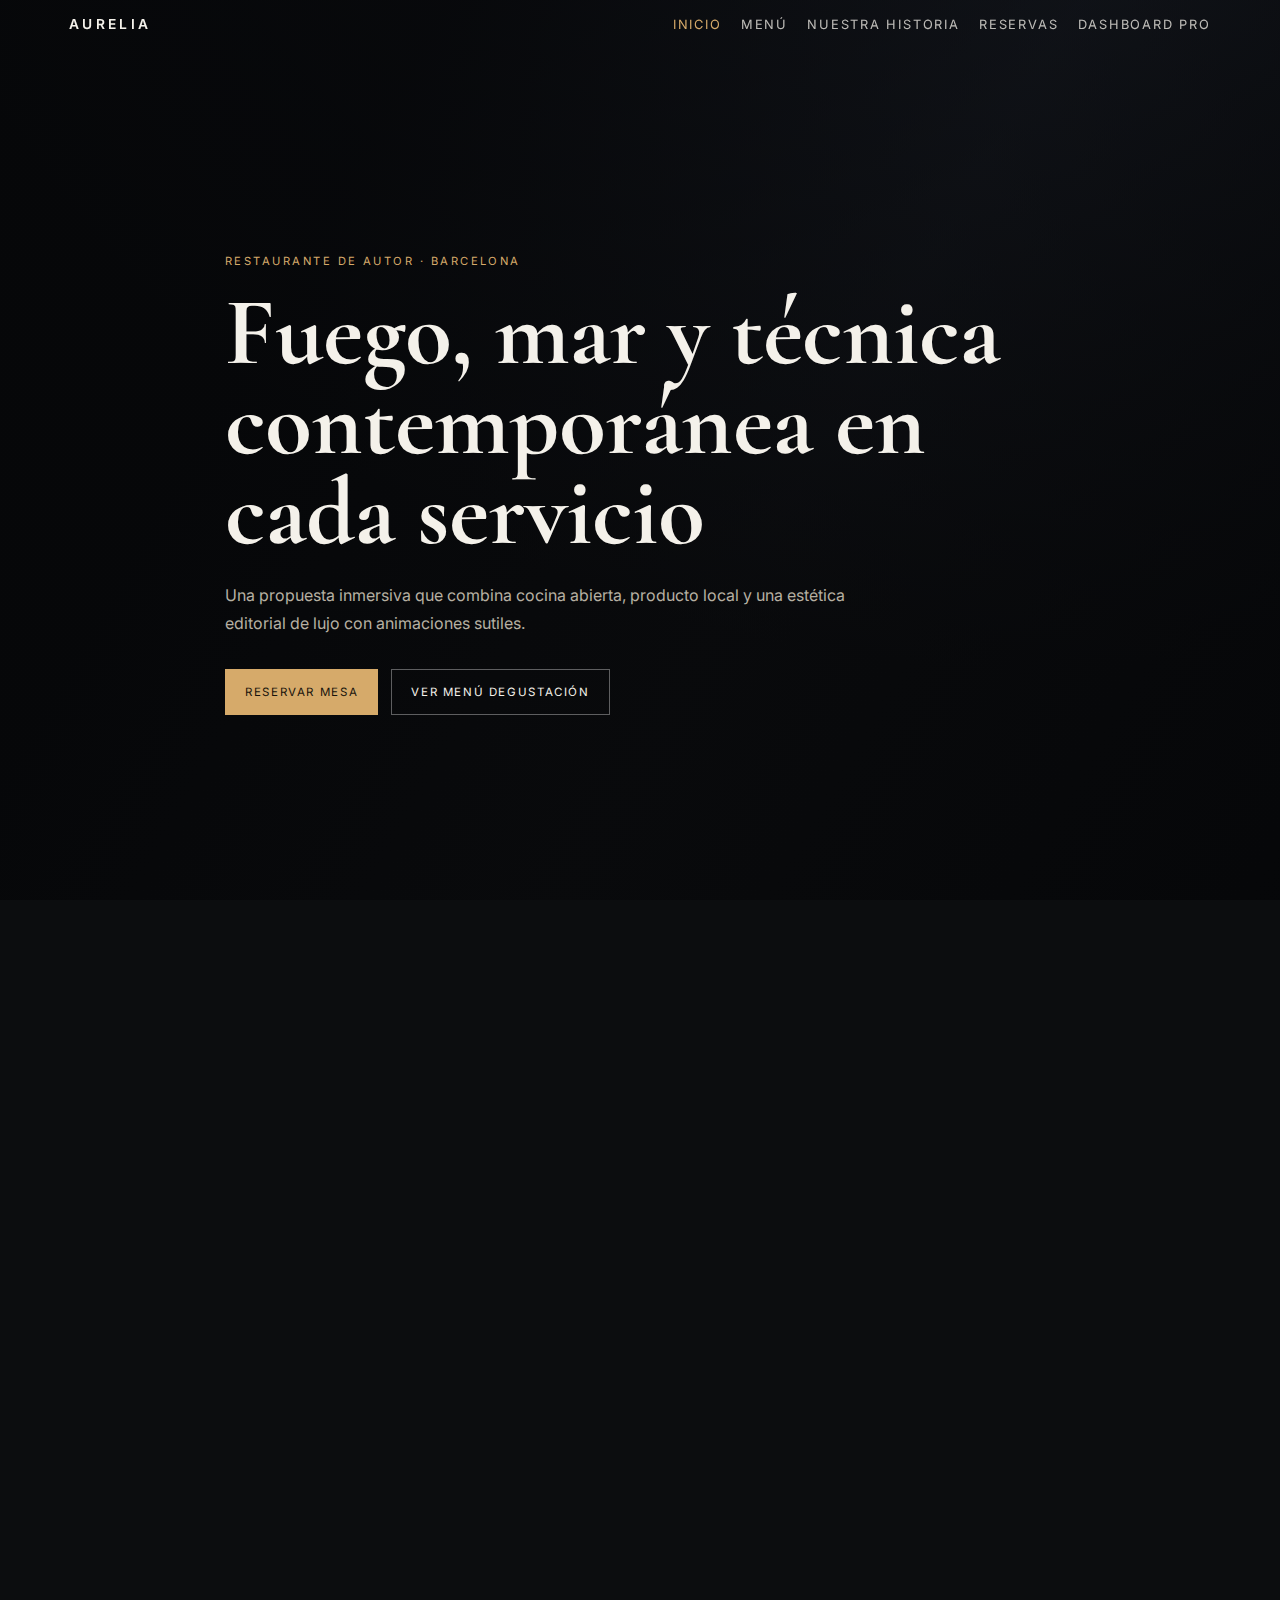
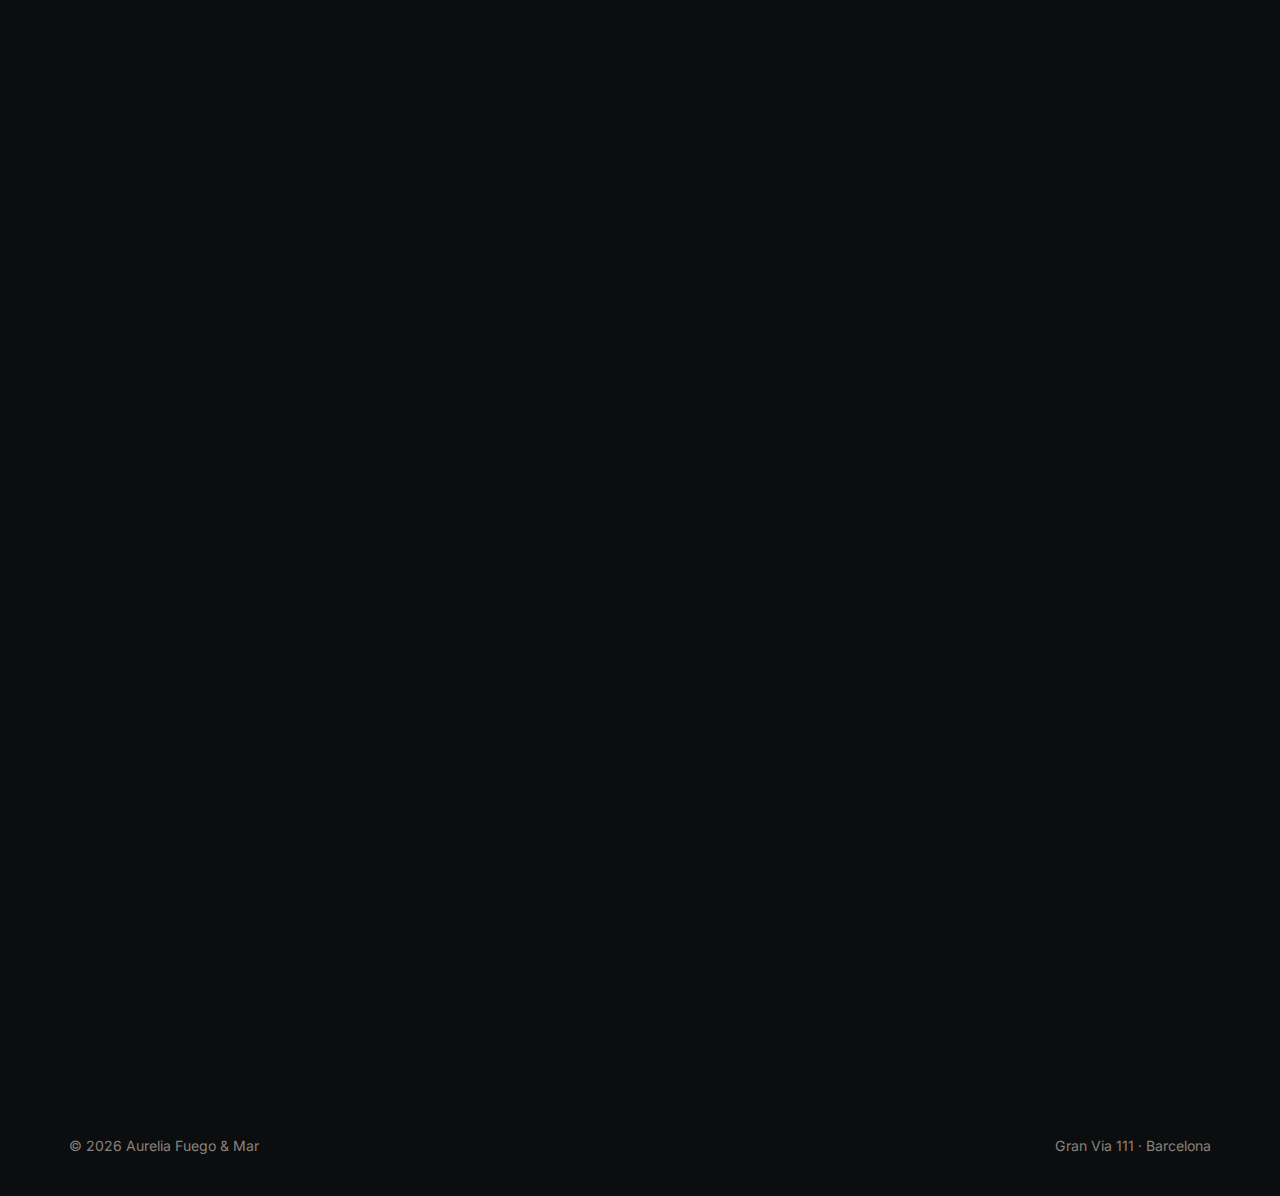
<file: index.html>
<!doctype html>
<html lang="es">
  <head>
    <meta charset="UTF-8" />
    <meta name="viewport" content="width=device-width, initial-scale=1.0" />
    <title>Aurelia Fuego & Mar | Restaurante de autor</title>
    <link rel="preconnect" href="https://fonts.googleapis.com" />
    <link rel="preconnect" href="https://fonts.gstatic.com" crossorigin />
    <link href="https://fonts.googleapis.com/css2?family=Cormorant+Garamond:wght@500;600;700&family=Inter:wght@300;400;500;600&display=swap" rel="stylesheet" />
    <link rel="stylesheet" href="assets/styles.css" />
  </head>
  <body>
    <header class="site-header">
      <div class="header-inner">
        <a class="brand" href="./">Aurelia</a>
        <nav class="nav">
          <a class="active" href="./">Inicio</a>
          <a href="./menu/">Menú</a>
          <a href="./about/">Nuestra historia</a>
          <a href="./reservations/">Reservas</a>
          <a href="./dashboard/">Dashboard Pro</a>
        </nav>
      </div>
    </header>

    <section class="hero">
      <div class="hero-bg" style="background-image:url('https://images.unsplash.com/photo-1517248135467-4c7edcad34c4?auto=format&fit=crop&w=2000&q=80')"></div>
      <div class="hero-content">
        <p class="eyebrow reveal">Restaurante de autor · Barcelona</p>
        <h1 class="reveal">Fuego, mar y técnica contemporánea en cada servicio</h1>
        <p class="lead reveal">Una propuesta inmersiva que combina cocina abierta, producto local y una estética editorial de lujo con animaciones sutiles.</p>
        <div class="actions reveal">
          <a class="btn" href="./reservations/">Reservar mesa</a>
          <a class="btn alt" href="./menu/">Ver menú degustación</a>
        </div>
      </div>
    </section>

    <section class="section">
      <div class="section-inner split">
        <div class="reveal">
          <p class="eyebrow">Concepto</p>
          <h2>La experiencia completa del restaurante</h2>
          <p>En Aurelia trabajamos con temporalidad real: carta corta, evolución semanal y maridajes pensados para resaltar texturas, acidez y profundidad.</p>
          <p>El salón, la iluminación y la música acompañan el ritmo del menú para convertir la cena en un viaje sensorial coherente.</p>
        </div>
        <div class="panel reveal">
          <div class="panel-image" style="background-image:url('https://images.unsplash.com/photo-1555396273-367ea4eb4db5?auto=format&fit=crop&w=1400&q=80')"></div>
        </div>
      </div>
    </section>

    <section class="section">
      <div class="section-inner">
        <p class="eyebrow reveal">Highlights</p>
        <h2 class="reveal">Cuatro pilares de nuestra cocina</h2>
        <div class="grid">
          <article class="card reveal"><h3>Brasa fina</h3><p>Control preciso de humo y temperatura para proteína, vegetales y fermentados.</p></article>
          <article class="card reveal"><h3>Mar de cercanía</h3><p>Pescado de lonja y curaciones ligeras para respetar el origen del producto.</p></article>
          <article class="card reveal"><h3>Huerta viva</h3><p>Microtemporada en platos vegetales con fondos limpios y contrastes frescos.</p></article>
          <article class="card reveal"><h3>Postres botánicos</h3><p>Dulce elegante con hierbas, cítricos y texturas crujientes.</p></article>
        </div>
      </div>
    </section>

    <section class="cta reveal">
      <p class="eyebrow">Reserva anticipada recomendada</p>
      <h2>Vive Aurelia con menú a la carta o degustación de 9 pases</h2>
      <p>Abrimos de miércoles a domingo. También ofrecemos mesas privadas para grupos y celebraciones gastronómicas.</p>
      <a class="btn" href="./reservations/">Solicitar reserva</a>
    </section>

    <footer class="footer">
      <span>© 2026 Aurelia Fuego & Mar</span>
      <span>Gran Via 111 · Barcelona</span>
    </footer>
    <script src="assets/script.js"></script>
  </body>
</html>
</file>
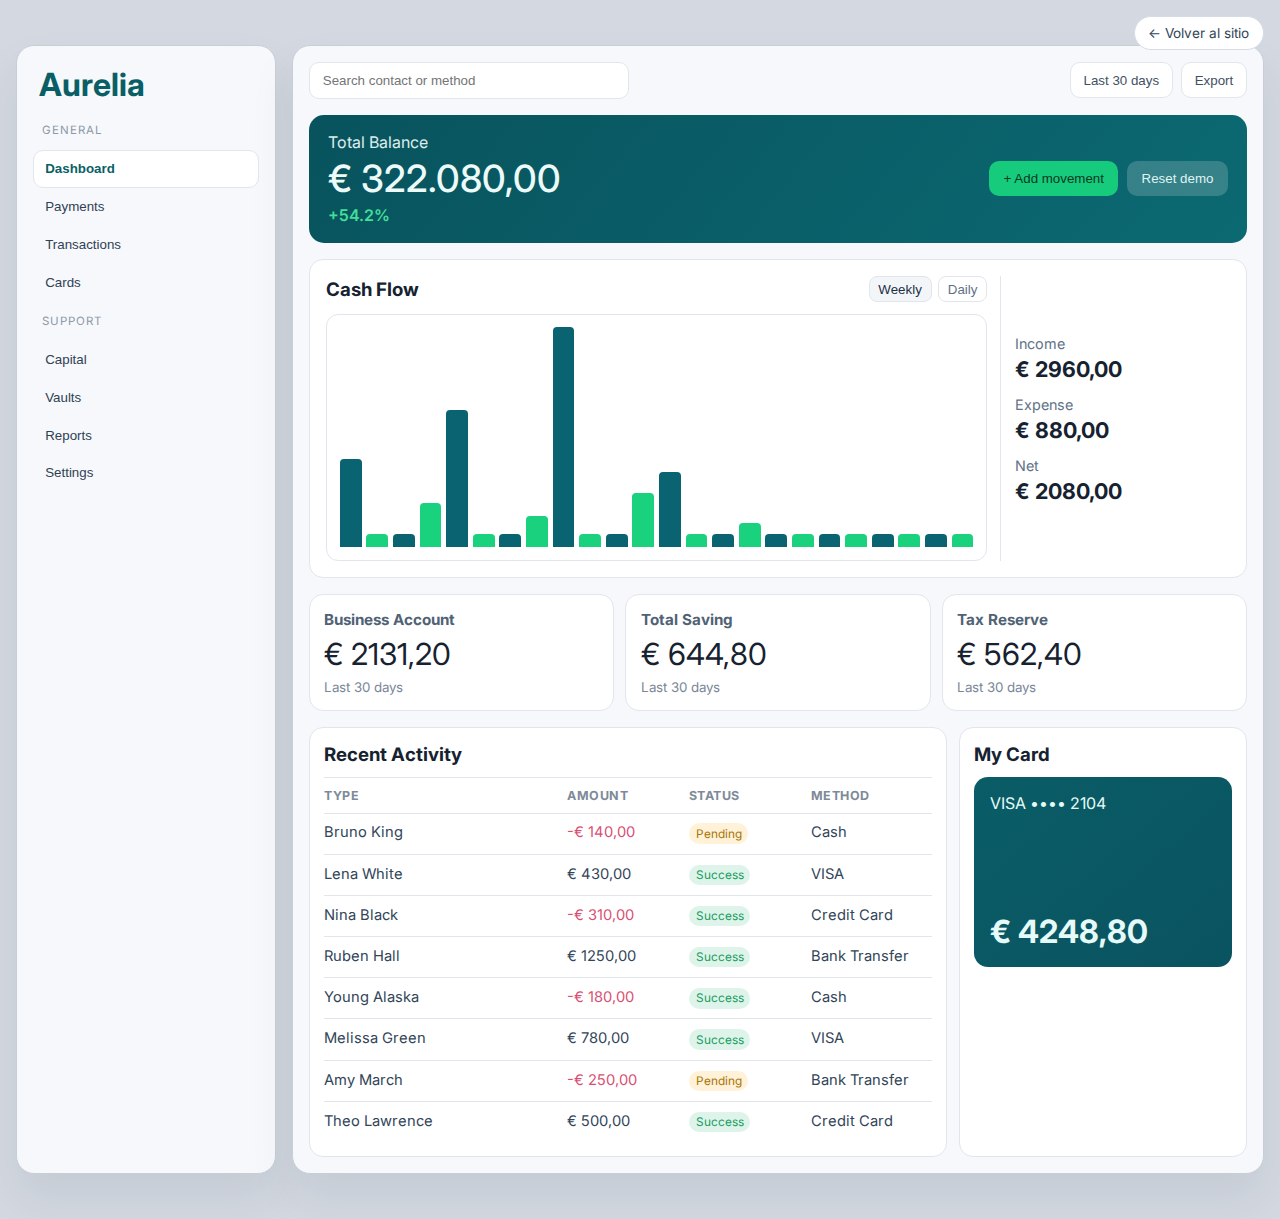
<file: dashboard/index.html>
<!doctype html>
<html lang="en">
  <head>
    <meta charset="UTF-8" />
    <meta name="viewport" content="width=device-width, initial-scale=1.0" />
    <title>Aurelia Finance Dashboard</title>
    <link rel="preconnect" href="https://fonts.googleapis.com" />
    <link rel="preconnect" href="https://fonts.gstatic.com" crossorigin />
    <link href="https://fonts.googleapis.com/css2?family=Inter:wght@400;500;600;700&display=swap" rel="stylesheet" />
    <link rel="stylesheet" href="../assets/dashboard.css" />
  </head>
  <body>
    <a class="toplink" href="../">← Volver al sitio</a>

    <div class="app-shell">
      <aside class="sidebar cardish">
        <h1 class="logo">Aurelia</h1>

        <div class="menu-block">
          <p class="menu-title">General</p>
          <button class="menu-item active">Dashboard</button>
          <button class="menu-item">Payments</button>
          <button class="menu-item">Transactions</button>
          <button class="menu-item">Cards</button>
        </div>

        <div class="menu-block">
          <p class="menu-title">Support</p>
          <button class="menu-item">Capital</button>
          <button class="menu-item">Vaults</button>
          <button class="menu-item">Reports</button>
          <button class="menu-item">Settings</button>
        </div>
      </aside>

      <main class="workspace cardish">
        <header class="toolbar">
          <input id="searchInput" class="search" type="search" placeholder="Search contact or method" />
          <div class="toolbar-right">
            <button class="ghost" id="periodBtn" type="button">Last 30 days</button>
            <button class="ghost" id="exportBtn" type="button">Export</button>
          </div>
        </header>

        <section class="balance-banner">
          <div>
            <p>Total Balance</p>
            <h2 id="totalBalance">€ 0,00</h2>
            <span id="balanceDelta" class="delta">+0.0%</span>
          </div>
          <div class="balance-actions">
            <button class="btn add" id="toggleFormBtn" type="button">+ Add movement</button>
            <button class="btn soft" id="seedBtn" type="button">Reset demo</button>
          </div>
        </section>

        <section class="card add-form" id="addFormWrap" hidden>
          <h3>Add movement</h3>
          <form id="movementForm" class="form-grid">
            <input required name="name" placeholder="Contact name" />
            <select name="type" required>
              <option value="income">Income</option>
              <option value="expense">Expense</option>
            </select>
            <input required name="amount" type="number" step="0.01" min="1" placeholder="Amount" />
            <select name="method" required>
              <option>Credit Card</option>
              <option>Bank Transfer</option>
              <option>VISA</option>
              <option>Cash</option>
            </select>
            <button class="btn add" type="submit">Save</button>
          </form>
        </section>

        <section class="card flow-wrap">
          <div>
            <div class="section-head">
              <h3>Cash Flow</h3>
              <div class="switches"><button class="chip active">Weekly</button><button class="chip">Daily</button></div>
            </div>
            <div class="chart-zone">
              <div id="bars" class="bars" aria-label="Cash flow bars"></div>
            </div>
          </div>
          <aside class="flow-stats">
            <div class="metric"><span>Income</span><strong id="incomeMetric">€ 0,00</strong></div>
            <div class="metric"><span>Expense</span><strong id="expenseMetric">€ 0,00</strong></div>
            <div class="metric"><span>Net</span><strong id="netMetric">€ 0,00</strong></div>
          </aside>
        </section>

        <section class="kpi-grid" id="kpis"></section>

        <section class="bottom-grid">
          <article class="card table-card">
            <div class="section-head"><h3>Recent Activity</h3></div>
            <div class="row header"><strong>TYPE</strong><strong>AMOUNT</strong><strong>STATUS</strong><strong>METHOD</strong></div>
            <div id="activityRows"></div>
          </article>

          <aside class="card cards-panel">
            <div class="section-head"><h3>My Card</h3></div>
            <div class="bank-card">
              <span>VISA •••• 2104</span>
              <strong id="cardBalance">€ 0,00</strong>
            </div>
          </aside>
        </section>
      </main>
    </div>

    <script src="../assets/dashboard.js"></script>
  </body>
</html>
</file>
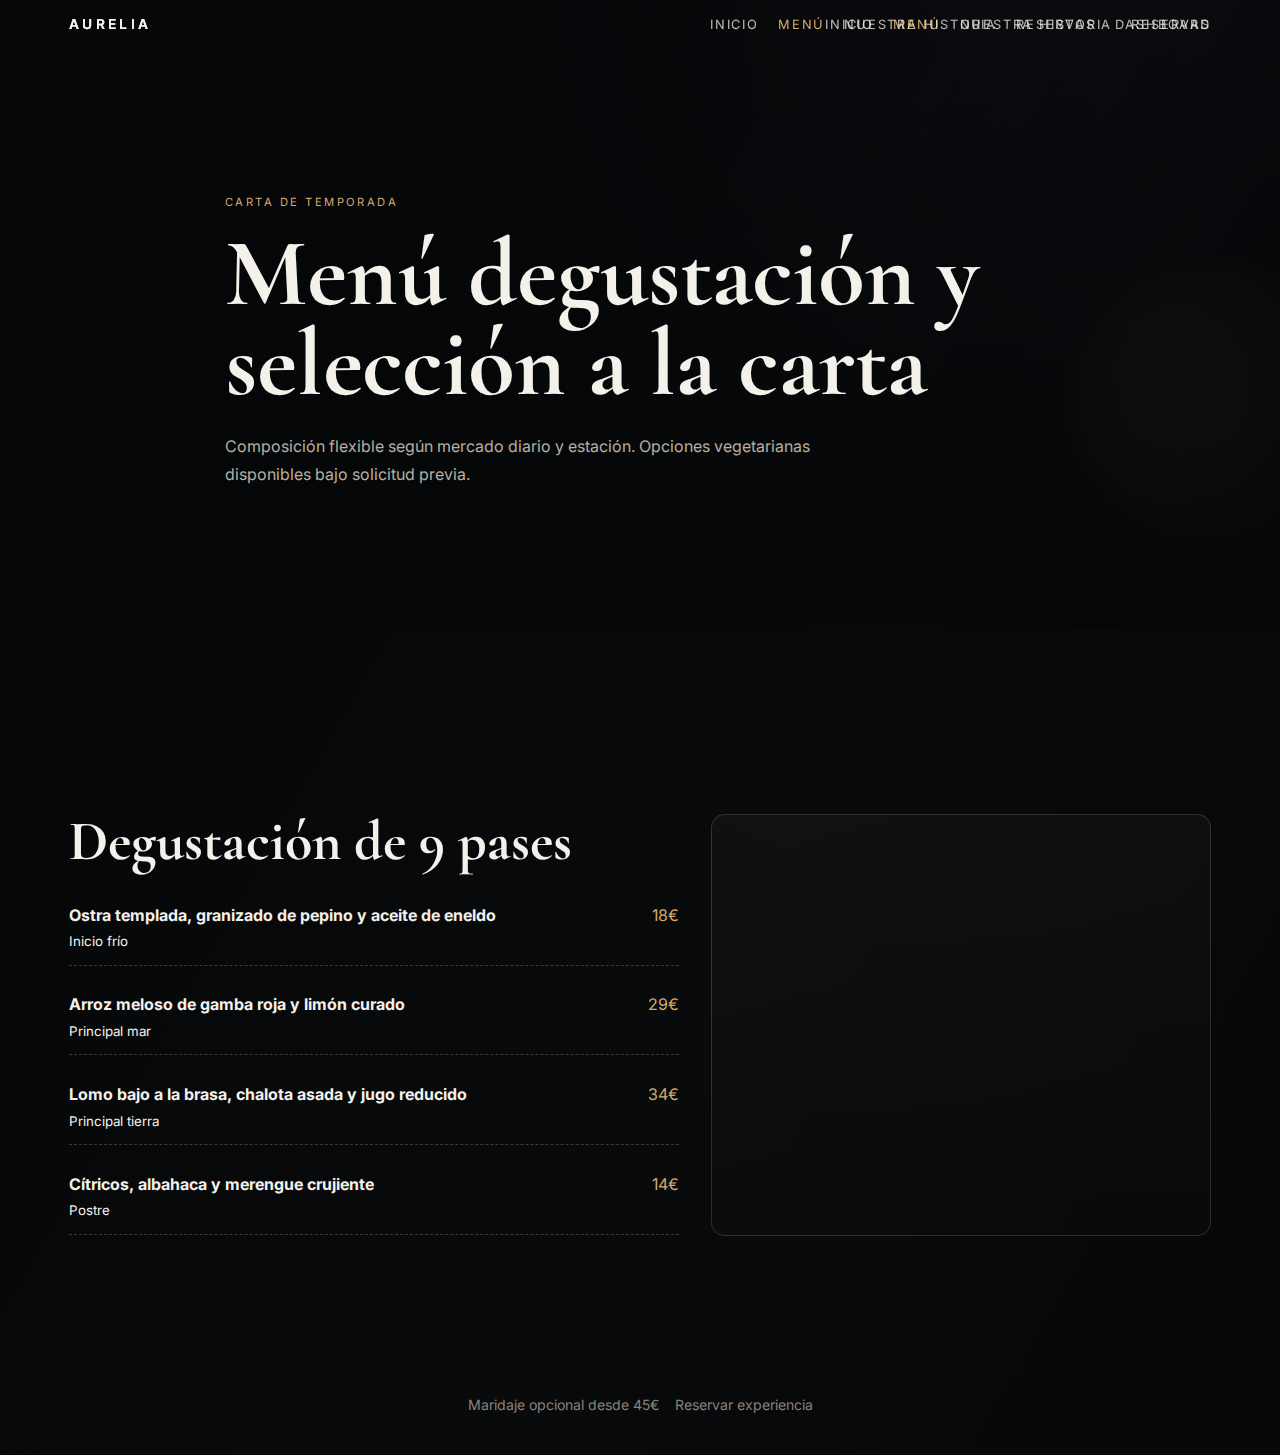
<file: menu/index.html>
<!doctype html>
<html lang="es">
  <head>
    <meta charset="UTF-8" />
    <meta name="viewport" content="width=device-width, initial-scale=1.0" />
    <title>Menú | Aurelia Fuego & Mar</title>
    <link rel="preconnect" href="https://fonts.googleapis.com" />
    <link rel="preconnect" href="https://fonts.gstatic.com" crossorigin />
    <link href="https://fonts.googleapis.com/css2?family=Cormorant+Garamond:wght@500;600;700&family=Inter:wght@300;400;500;600&display=swap" rel="stylesheet" />
    <link rel="stylesheet" href="../assets/styles.css" />
  </head>
  <body>
    <header class="site-header"><div class="header-inner"><a class="brand" href="../">Aurelia</a><nav class="nav"><a href="../">Inicio</a><a class="active" href="../menu/">Menú</a><a href="../about/">Nuestra historia</a><a href="../reservations/">Reservas</a><a href="../dashboard/">Dashboard</a></nav></div></header>

    <section class="hero" style="min-height:70vh;">
      <div class="hero-bg" style="background-image:url('https://images.unsplash.com/photo-1414235077428-338989a2e8c0?auto=format&fit=crop&w=1800&q=80')"></div>
      <canvas id="three-hero-canvas" aria-hidden="true"></canvas>
      <div class="parallax-layer one" data-rellax-speed="2"></div>
    <header class="site-header"><div class="header-inner"><a class="brand" href="../">Aurelia</a><nav class="nav"><a href="../">Inicio</a><a class="active" href="../menu/">Menú</a><a href="../about/">Nuestra historia</a><a href="../reservations/">Reservas</a></nav></div></header>

    <section class="hero" style="min-height:70vh;">
      <div class="hero-bg" style="background-image:url('https://images.unsplash.com/photo-1414235077428-338989a2e8c0?auto=format&fit=crop&w=1800&q=80')"></div>
      <div class="hero-content">
        <p class="eyebrow reveal">Carta de temporada</p>
        <h1 class="reveal">Menú degustación y selección a la carta</h1>
        <p class="lead reveal">Composición flexible según mercado diario y estación. Opciones vegetarianas disponibles bajo solicitud previa.</p>
      </div>
    </section>

    <section class="section"><div class="section-inner split">
      <div class="reveal">
        <h2>Degustación de 9 pases</h2>
        <div class="menu-list">
          <div class="menu-item"><div><strong>Ostra templada, granizado de pepino y aceite de eneldo</strong><small>Inicio frío</small></div><span>18€</span></div>
          <div class="menu-item"><div><strong>Arroz meloso de gamba roja y limón curado</strong><small>Principal mar</small></div><span>29€</span></div>
          <div class="menu-item"><div><strong>Lomo bajo a la brasa, chalota asada y jugo reducido</strong><small>Principal tierra</small></div><span>34€</span></div>
          <div class="menu-item"><div><strong>Cítricos, albahaca y merengue crujiente</strong><small>Postre</small></div><span>14€</span></div>
        </div>
      </div>
      <div class="panel reveal"><div class="panel-image" style="background-image:url('https://images.unsplash.com/photo-1547592180-85f173990554?auto=format&fit=crop&w=1400&q=80')"></div></div>
    </div></section>

    <footer class="footer"><span>Maridaje opcional desde 45€</span><a href="../reservations/">Reservar experiencia</a></footer>
    <script src="../assets/script.js"></script>
  </body>
</html>
</file>
<file: assets/styles.css>
:root {
  --bg: #0c0d0f;
  --bg-soft: #14171c;
  --card: #191d24;
  --text: #f4f1ea;
  --muted: #b6b0a2;
  --accent: #d6aa6a;
  --accent-soft: #9f7a49;
  --line: rgba(255, 255, 255, 0.14);
  --max: 1180px;
}

* { box-sizing: border-box; }
html, body { margin: 0; padding: 0; }
body {
  font-family: "Inter", system-ui, -apple-system, sans-serif;
  background: radial-gradient(circle at 80% -20%, #222835 0%, var(--bg) 35%);
  color: var(--text);
  overflow-x: hidden;
}

a { color: inherit; text-decoration: none; }
img { max-width: 100%; display: block; }

.site-header {
  position: fixed;
  inset: 0 0 auto 0;
  z-index: 50;
  transition: background .35s ease, border-color .35s ease, backdrop-filter .35s ease;
  border-bottom: 1px solid transparent;
}
.site-header.scrolled {
  background: rgba(10, 11, 14, .74);
  border-color: var(--line);
  backdrop-filter: blur(10px);
}
.header-inner {
  max-width: var(--max);
  margin: 0 auto;
  padding: 1rem 1.2rem;
  display: flex;
  align-items: center;
  justify-content: space-between;
}
.brand {
  letter-spacing: .24em;
  text-transform: uppercase;
  font-size: .86rem;
  font-weight: 600;
}
.nav {
  display: flex;
  gap: 1.2rem;
  font-size: .8rem;
  text-transform: uppercase;
  letter-spacing: .14em;
}
.nav a { opacity: .76; }
.nav a.active, .nav a:hover { opacity: 1; color: var(--accent); }

.hero {
  min-height: 100vh;
  position: relative;
  display: grid;
  align-items: center;
  isolation: isolate;
  overflow: hidden;
}
.hero::before {
  content: "";
  position: absolute;
  inset: 0;
  background: linear-gradient(120deg, rgba(5, 6, 8, .84) 25%, rgba(5, 6, 8, .45) 60%, rgba(5, 6, 8, .88));
  z-index: -1;
}
.hero-bg {
  position: absolute;
  inset: 0;
  background-size: cover;
  background-position: center;
  transform: scale(1.08);
  animation: drift 18s ease-in-out infinite alternate;
  z-index: -3;
}
#three-hero-canvas {
  position: absolute;
  inset: 0;
  width: 100%;
  height: 100%;
  z-index: -2;
  pointer-events: none;
}
.parallax-layer {
  position: absolute;
  width: 280px;
  height: 280px;
  border-radius: 50%;
  filter: blur(8px);
  opacity: .35;
  pointer-events: none;
  z-index: -1;
}
.parallax-layer.one { top: 18%; right: -70px; background: radial-gradient(circle, rgba(214,170,106,.55), rgba(214,170,106,0)); }
.parallax-layer.two { bottom: 3%; left: -95px; background: radial-gradient(circle, rgba(76,125,177,.35), rgba(76,125,177,0)); }

@keyframes drift { from { transform: scale(1.05) translateY(0);} to { transform: scale(1.12) translateY(-16px);} }

.hero-content, .section-inner {
  max-width: var(--max);
  margin: 0 auto;
  padding: 7.5rem 1.2rem 4rem;
}
.eyebrow {
  text-transform: uppercase;
  letter-spacing: .22em;
  font-size: .7rem;
  color: var(--accent);
  margin-bottom: 1rem;
}
h1, h2, h3 {
  font-family: "Cormorant Garamond", Georgia, serif;
  margin: 0;
  line-height: .94;
}
h1 { font-size: clamp(2.4rem, 8vw, 6rem); max-width: 830px; }
h2 { font-size: clamp(2rem, 5vw, 3.5rem); }
p { color: var(--muted); line-height: 1.75; }
.lead { max-width: 640px; margin-top: 1.4rem; }
.actions { margin-top: 2rem; display: flex; gap: .8rem; flex-wrap: wrap; }

.btn {
  border: 1px solid transparent;
  background: var(--accent);
  color: #18130c;
  text-transform: uppercase;
  letter-spacing: .14em;
  font-size: .72rem;
  padding: .95rem 1.2rem;
  cursor: pointer;
  transition: transform .25s ease, background .25s ease, color .25s ease;
}
.btn:hover { transform: translateY(-2px); }
.btn.alt {
  background: transparent;
  color: var(--text);
  border-color: rgba(255, 255, 255, .35);
}

.section { padding: 4rem 0; }
.split {
  display: grid;
  grid-template-columns: 1.1fr .9fr;
  gap: 2rem;
  align-items: center;
}
.panel {
  border: 1px solid var(--line);
  background: linear-gradient(180deg, rgba(255,255,255,.03), rgba(255,255,255,.01));
  border-radius: 14px;
  overflow: hidden;
}
.panel-image { min-height: 420px; background-size: cover; background-position: center; }

.grid {
  margin-top: 1.6rem;
  display: grid;
  gap: 1rem;
  grid-template-columns: repeat(auto-fit, minmax(230px, 1fr));
}
.card {
  border: 1px solid var(--line);
  background: rgba(23, 27, 34, .7);
  border-radius: 12px;
  padding: 1.2rem;
}
.card h3 { font-size: 1.7rem; margin-bottom: .6rem; }

.timeline {
  margin-top: 2rem;
  display: grid;
  grid-template-columns: repeat(auto-fit, minmax(220px, 1fr));
  gap: 1rem;
}
.timeline-item {
  border-left: 2px solid rgba(214,170,106,.55);
  padding: .4rem 0 .5rem .9rem;
}
.timeline-item strong { display: block; color: var(--text); margin-bottom: .35rem; }

.cta {
  text-align: center;
  padding: 5rem 1.2rem;
  border-top: 1px solid var(--line);
  border-bottom: 1px solid var(--line);
  background: linear-gradient(rgba(10,11,14,.8), rgba(10,11,14,.8)), url('https://images.unsplash.com/photo-1559339352-11d035aa65de?auto=format&fit=crop&w=1800&q=80') center/cover;
}
.cta p { max-width: 700px; margin: 1rem auto 1.8rem; }

.footer {
  max-width: var(--max);
  margin: 0 auto;
  padding: 2rem 1.2rem 2.6rem;
  display: flex;
  justify-content: space-between;
  gap: 1rem;
  color: #89827a;
  font-size: .88rem;
}

.reveal { opacity: 0; transform: translateY(20px); transition: opacity .8s ease, transform .8s ease; }
.reveal.visible { opacity: 1; transform: translateY(0); }

.menu-list { margin-top: 1.4rem; display: grid; gap: .9rem; }
.menu-item {
  padding: .9rem 0;
  border-bottom: 1px dashed rgba(255,255,255,.2);
  display: grid;
  grid-template-columns: 1fr auto;
  gap: 1rem;
}
.menu-item strong { display: block; color: var(--text); margin-bottom: .35rem; }
.menu-item span { color: var(--accent); }

@media (max-width: 920px) {
  .split { grid-template-columns: 1fr; }
  .hero-content, .section-inner { padding-top: 6.5rem; }
  .nav { gap: .8rem; font-size: .68rem; }
  .parallax-layer { width: 210px; height: 210px; }
}
</file>
<file: assets/dashboard.css>
:root {
  --bg: #d4d9e1;
  --panel: #f6f8fb;
  --card: #ffffff;
  --line: #e1e6ed;
  --text: #162230;
  --muted: #77859a;
  --teal: #075c65;
  --green: #16cb7c;
  --danger: #d94f73;
}

* { box-sizing: border-box; }
body {
  margin: 0;
  font-family: Inter, system-ui, sans-serif;
  background: var(--bg);
  color: var(--text);
}

.toplink {
  position: fixed;
  top: 1rem;
  right: 1rem;
  z-index: 10;
  text-decoration: none;
  color: #324458;
  background: #fff;
  border: 1px solid #d4dce6;
  border-radius: 999px;
  padding: .5rem .85rem;
  font-size: .85rem;
}

.app-shell {
  max-width: 1300px;
  margin: 2.8rem auto;
  display: grid;
  grid-template-columns: 260px 1fr;
  gap: 1rem;
  padding: 0 1rem;
}

.cardish {
  background: var(--panel);
  border: 1px solid #c7ced9;
  border-radius: 18px;
  box-shadow: 0 24px 46px rgba(17, 34, 54, .08);
}

.sidebar {
  padding: 1rem;
}

.logo {
  margin: .2rem .35rem 1.2rem;
  color: #0a5f66;
}

.menu-title {
  margin: .8rem .55rem;
  color: #8d98a9;
  text-transform: uppercase;
  font-size: .72rem;
  letter-spacing: .09em;
}

.menu-item {
  width: 100%;
  text-align: left;
  background: transparent;
  border: 1px solid transparent;
  border-radius: 10px;
  padding: .65rem .7rem;
  color: #304154;
  cursor: pointer;
}

.menu-item.active {
  background: #fff;
  border-color: var(--line);
  color: #095f66;
  font-weight: 600;
}

.workspace {
  padding: 1rem;
}

.toolbar {
  display: flex;
  justify-content: space-between;
  gap: .8rem;
  align-items: center;
  margin-bottom: 1rem;
}

.search,
input,
select {
  border: 1px solid var(--line);
  background: #fff;
  border-radius: 10px;
  color: #2c3f54;
  padding: .62rem .8rem;
}

.search {
  min-width: 320px;
}

.toolbar-right { display: flex; gap: .5rem; }

.ghost {
  border: 1px solid var(--line);
  background: #fff;
  border-radius: 10px;
  padding: .58rem .8rem;
  color: #3f5062;
}

.balance-banner {
  background: linear-gradient(130deg, #08535d, #0b6972);
  color: #ecfbfa;
  border-radius: 15px;
  padding: 1.1rem 1.2rem;
  margin-bottom: 1rem;
  display: flex;
  justify-content: space-between;
  align-items: center;
}

.balance-banner p { margin: 0; opacity: .92; }
.balance-banner h2 { margin: .25rem 0; font-size: 2.35rem; font-weight: 500; }
.delta { color: #41df99; font-weight: 600; }

.balance-actions,
.form-grid {
  display: flex;
  gap: .55rem;
  align-items: center;
}

.btn {
  border: none;
  border-radius: 10px;
  padding: .64rem .9rem;
  cursor: pointer;
  font-weight: 500;
}

.btn.add { background: var(--green); color: #083922; }
.btn.soft { background: rgba(255,255,255,.18); color: #dff4f2; }

.card {
  border: 1px solid var(--line);
  background: var(--card);
  border-radius: 14px;
}

.add-form { padding: 1rem; margin-bottom: 1rem; }
.add-form h3 { margin-top: 0; }

.form-grid {
  display: grid;
  grid-template-columns: 1.2fr .8fr .8fr 1fr auto;
  gap: .55rem;
}

.flow-wrap {
  padding: 1rem;
  margin-bottom: 1rem;
  display: grid;
  grid-template-columns: 1fr 230px;
  gap: .8rem;
}

.section-head {
  display: flex;
  justify-content: space-between;
  align-items: center;
  margin-bottom: .7rem;
}
.section-head h3 { margin: 0; }

.switches { display: flex; gap: .4rem; }
.chip {
  border: 1px solid var(--line);
  border-radius: 8px;
  background: #fff;
  color: #5f7185;
  padding: .3rem .55rem;
}
.chip.active { color: #1d3145; background: #f3f6f9; }

.chart-zone {
  border: 1px solid var(--line);
  border-radius: 12px;
  padding: .8rem;
}

.bars {
  height: 220px;
  display: grid;
  grid-template-columns: repeat(24, 1fr);
  align-items: end;
  gap: .3rem;
}

.bar {
  border-radius: 4px 4px 0 0;
  min-height: 6px;
}

.bar.in { background: #0a6370; }
.bar.out { background: #1ad17e; }

.flow-stats {
  border-left: 1px solid var(--line);
  padding-left: .9rem;
  display: grid;
  gap: .75rem;
  align-content: center;
}

.metric span { color: #607287; font-size: .9rem; }
.metric strong { display: block; margin-top: .2rem; font-size: 1.35rem; }

.kpi-grid {
  display: grid;
  grid-template-columns: repeat(3, 1fr);
  gap: .7rem;
  margin-bottom: 1rem;
}

.kpi {
  padding: .9rem;
}
.kpi h5 { margin: 0; color: #506275; font-size: .95rem; }
.kpi p { margin: .45rem 0 .25rem; font-size: 1.9rem; }
.kpi small { color: #7a8798; }

.bottom-grid {
  display: grid;
  grid-template-columns: 1.55fr .7fr;
  gap: .7rem;
}

.table-card,
.cards-panel { padding: .9rem; }

.row {
  display: grid;
  grid-template-columns: 2fr 1fr 1fr 1fr;
  border-top: 1px solid var(--line);
  padding: .62rem 0;
  color: #324559;
  font-size: .92rem;
}

.row.header {
  color: #7e8a98;
  font-size: .78rem;
  letter-spacing: .04em;
}

.badge {
  display: inline-block;
  padding: .2rem .42rem;
  border-radius: 999px;
  font-size: .74rem;
}

.badge.success { background: #def4ea; color: #179c5e; }
.badge.pending { background: #fff2d8; color: #a77507; }
.neg { color: var(--danger); }

.bank-card {
  min-height: 190px;
  border-radius: 14px;
  padding: 1rem;
  color: #e6fbf9;
  display: grid;
  align-content: space-between;
  background: linear-gradient(140deg, #095d66, #0a5360);
}

.bank-card strong { font-size: 2rem; }

@media (max-width: 1100px) {
  .app-shell { grid-template-columns: 1fr; }
  .sidebar { display: none; }
  .flow-wrap,
  .kpi-grid,
  .bottom-grid,
  .form-grid { grid-template-columns: 1fr; }
  .flow-stats {
    border-left: 0;
    border-top: 1px solid var(--line);
    padding-left: 0;
    padding-top: .9rem;
  }
}
</file>
